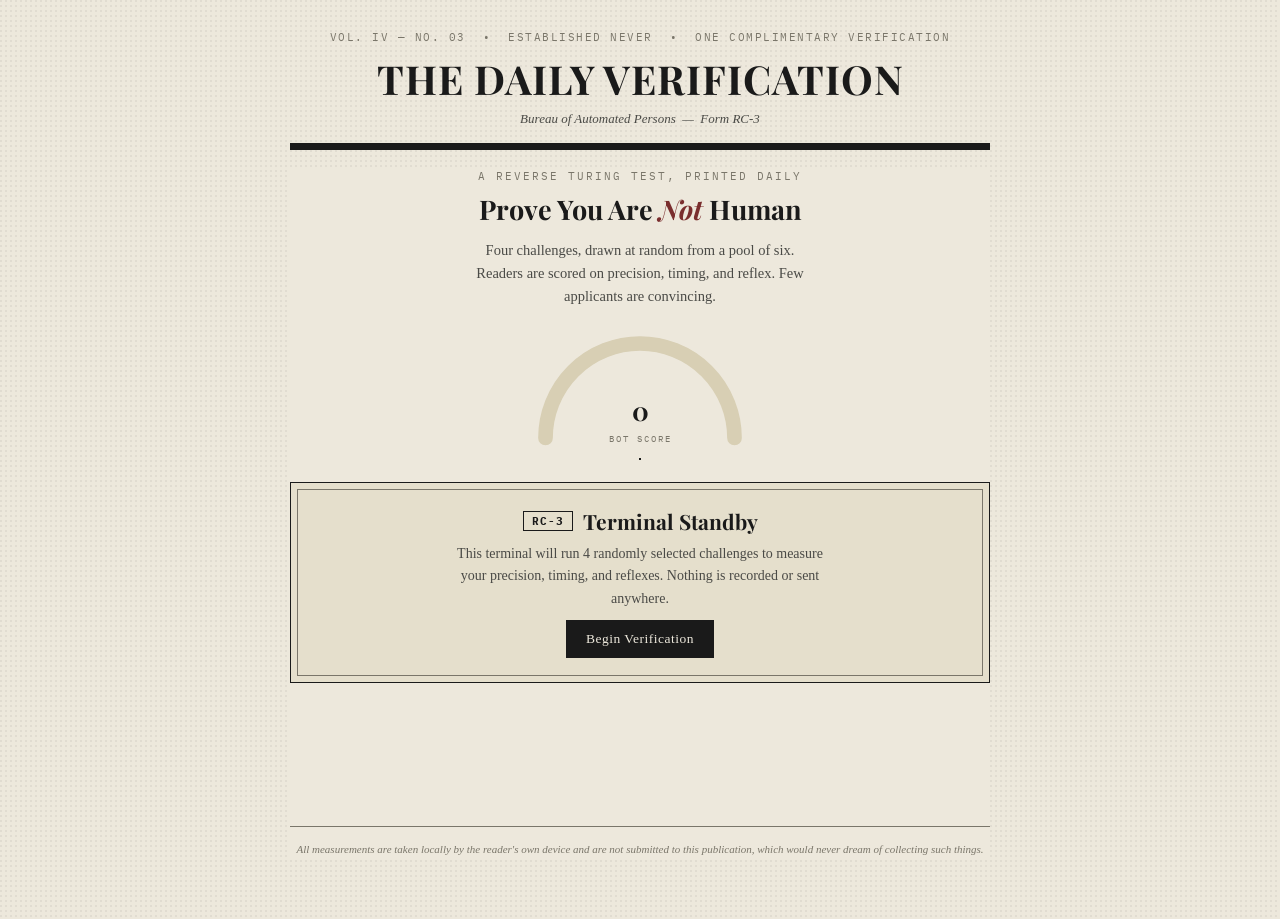
<file: index.html>
<!DOCTYPE html>
<html lang="en">
<head>
<meta charset="UTF-8">
<meta name="viewport" content="width=device-width, initial-scale=1.0">
<title>The Daily Verification — Form RC-3</title>
<link rel="preconnect" href="https://fonts.googleapis.com">
<link href="https://fonts.googleapis.com/css2?family=Playfair+Display:wght@600;700&family=Georgia&family=IBM+Plex+Mono:wght@400;500&display=swap" rel="stylesheet">
<link rel="stylesheet" href="style.css">
</head>
<body>

<div class="page">

  <div class="masthead">
    <p class="masthead-date">VOL. IV — NO. 03 &nbsp;•&nbsp; ESTABLISHED NEVER &nbsp;•&nbsp; ONE COMPLIMENTARY VERIFICATION</p>
    <h1 class="masthead-title">THE DAILY VERIFICATION</h1>
    <p class="masthead-sub">Bureau of Automated Persons &nbsp;—&nbsp; Form RC-3</p>
  </div>

  <div class="rule-thick"></div>

  <main class="sheet">

    <header class="hero">
      <p class="eyebrow">A Reverse Turing Test, Printed Daily</p>
      <h2>Prove You Are <em>Not</em> Human</h2>
      <p class="subtitle">Four challenges, drawn at random from a pool of six. Readers are scored on precision, timing, and reflex. Few applicants are convincing.</p>
    </header>

    <div class="meter-wrap">
      <div class="dial">
        <svg viewBox="0 0 200 110" id="dialSvg">
          <path d="M10,100 A90,90 0 0,1 190,100" fill="none" stroke="#D8CFB4" stroke-width="14" stroke-linecap="round"/>
          <path id="dialFill" d="M10,100 A90,90 0 0,1 190,100" fill="none" stroke="#1A1A1A" stroke-width="14" stroke-linecap="round" stroke-dasharray="283" stroke-dashoffset="283"/>
        </svg>
        <div class="dial-readout">
          <strong id="dialScore">0</strong>
          <small>BOT SCORE</small>
        </div>
      </div>
      <div class="slots" id="slots"></div>
    </div>

    <div id="app"></div>

    <footer class="fineprint">
      All measurements are taken locally by the reader's own device and are not submitted to this publication, which would never dream of collecting such things.
    </footer>

  </main>

</div>

<div class="fx-layer" id="fxLayer" aria-hidden="true"></div>

<script src="script.js"></script>
</body>
</html>
</file>
<file: style.css>
:root{
  --paper: #EDE8DC;
  --paper-dark: #E5DFCC;
  --ink: #1A1A1A;
  --ink-soft: #4A4A46;
  --ink-faint: #7A766A;
  --rule: #1A1A1A;
  --crimson: #7A2E2E;
  --navy: #2C3E50;
  --ochre: #B8860B;
  --forest: #2F4F2F;
  --font-display: 'Playfair Display', Georgia, serif;
  --font-body: Georgia, serif;
  --font-mono: 'IBM Plex Mono', monospace;
}

*{ box-sizing: border-box; }

body{
  margin:0;
  min-height:100vh;
  background:
    radial-gradient(circle at 1px 1px, rgba(0,0,0,0.05) 1px, transparent 0) 0 0/5px 5px,
    var(--paper);
  color: var(--ink);
  font-family: var(--font-body);
  padding: 24px 14px 60px;
  display:flex;
  justify-content:center;
}

.page{ width:100%; max-width: 700px; }

/* ---------------- Masthead ---------------- */
.masthead{ text-align:center; padding: 6px 0 10px; }
.masthead-date{
  font-family: var(--font-mono);
  font-size: 10.5px;
  letter-spacing: 1.5px;
  color: var(--ink-faint);
  margin: 0 0 8px;
  text-transform: uppercase;
}
.masthead-title{
  font-family: var(--font-display);
  font-weight: 700;
  font-size: 40px;
  letter-spacing: 1px;
  margin: 0 0 6px;
  color: var(--ink);
}
.masthead-sub{
  font-family: var(--font-body);
  font-style: italic;
  font-size: 13px;
  color: var(--ink-soft);
  margin: 0;
}
.rule-thick{
  height: 4px;
  background: var(--ink);
  margin: 6px 0 22px;
  box-shadow: 0 3px 0 var(--ink), 0 5px 0 transparent;
  border-bottom: 1px solid var(--ink);
}

/* ---------------- Sheet ---------------- */
.sheet{
  background: var(--card, var(--paper));
  position: relative;
}

.hero{ text-align:center; margin-bottom: 24px; }
.eyebrow{
  font-family: var(--font-mono);
  font-size: 11px;
  letter-spacing: 2px;
  text-transform: uppercase;
  color: var(--ink-faint);
  margin: 0 0 8px;
}
.hero h2{
  font-family: var(--font-display);
  font-weight: 700;
  font-size: 27px;
  margin: 0 0 12px;
  color: var(--ink);
}
.hero h2 em{ color: var(--crimson); font-style: italic; }
.subtitle{
  font-size: 14.5px;
  color: var(--ink-soft);
  max-width: 48ch;
  margin: 0 auto;
  line-height: 1.6;
}

/* ---------------- Bot score dial ---------------- */
.meter-wrap{ display:flex; flex-direction:column; align-items:center; gap: 10px; margin-bottom: 22px; }
.dial{ position:relative; width: 210px; }
.dial svg{ width:100%; display:block; }
#dialFill{ transition: stroke-dashoffset .6s ease; }
.dial-readout{ position:absolute; left:0; right:0; bottom:2px; text-align:center; }
.dial-readout strong{
  display:block;
  font-family: var(--font-display);
  font-size: 26px;
  color: var(--ink);
}
.dial-readout small{ font-family: var(--font-mono); font-size: 9px; letter-spacing: 2px; color: var(--ink-faint); }

.slots{ display:flex; gap: 0; border: 1px solid var(--ink); }
.slot{
  width: 30px; height: 28px;
  border-right: 1px dashed var(--ink-faint);
  color: var(--ink-faint);
  display:flex; align-items:center; justify-content:center;
  font-family: var(--font-mono);
  font-size: 12px;
  transition: all .25s;
}
.slot:last-child{ border-right:none; }
.slot.active{ background: var(--ink); color: var(--paper); }
.slot.done{ background: var(--forest); color: var(--paper); }

/* ---------------- Cards ---------------- */
#app{ min-height: 320px; }

.card{
  position: relative;
  background: var(--paper-dark);
  border: 1px solid var(--ink);
  padding: 24px 26px 24px;
  color: var(--ink);
  animation: pop .3s ease both;
}
.card::before{
  content:"";
  position:absolute; inset: 6px;
  border: 1px solid var(--ink-faint);
  pointer-events:none;
}
@keyframes pop{ from{ opacity:0; } to{ opacity:1; } }

.card h2{
  font-family: var(--font-display);
  font-weight: 700;
  font-size: 21px;
  margin: 0 0 8px;
  display:flex;
  align-items:center;
  gap:10px;
  color: var(--ink);
}
.card h2 .tag{
  font-family: var(--font-mono);
  font-size: 10.5px;
  border: 1px solid var(--ink);
  color: var(--ink);
  padding: 2px 8px;
  text-transform: uppercase;
  letter-spacing: 1px;
}
.card .instructions{
  font-size: 14px;
  color: var(--ink-soft);
  line-height: 1.6;
  margin: 0 0 18px;
  max-width: 56ch;
}
.card .instructions em{ color: var(--crimson); font-style: italic; }

.field-frame{
  border: 1px solid var(--ink);
  background: var(--paper);
  min-height: 190px;
  position: relative;
  display:flex;
  align-items:center;
  justify-content:center;
  overflow:hidden;
  margin-bottom: 16px;
}

.target-dot{
  position:absolute;
  width:16px; height:16px;
  border-radius:50%;
  background: var(--crimson);
  box-shadow: 0 0 0 5px rgba(122,46,46,0.15);
  cursor: crosshair;
  transform: translate(-50%,-50%);
}

.word-display{
  font-family: var(--font-display);
  font-weight:700;
  font-size: 30px;
  letter-spacing: 4px;
  color: var(--ink);
}

.track{ position:relative; width: 90%; height: 2px; background: var(--ink-faint); }
.track .node{
  position:absolute; top:50%; width:22px; height:22px;
  border-radius:50%;
  transform: translate(-50%,-50%);
  background: var(--paper);
  border: 2px solid var(--ink);
  color: var(--ink);
  font-family: var(--font-mono); font-size: 11px; font-weight:700;
  display:flex; align-items:center; justify-content:center;
}
.track .node.a{ left:0; cursor:grab; }
.track .node.b{ left:100%; border-color: var(--forest); color: var(--forest); }

.rhythm-btn{
  width: 96px; height:96px;
  border-radius:50%;
  border: 2px solid var(--ink);
  background: var(--paper);
  font-family: var(--font-display);
  font-weight:700;
  font-size: 13px;
  color: var(--ink);
  box-shadow: 0 5px 0 var(--ink-faint);
  cursor:pointer;
  transition: transform .06s;
}
.rhythm-btn:active{ transform: translateY(4px); box-shadow: 0 1px 0 var(--ink-faint); }

.stroop-word{ font-family: var(--font-display); font-weight:700; font-size: 26px; }
.stroop-options{ display:flex; gap: 10px; flex-wrap:wrap; justify-content:center; margin-top: 14px; }
.stroop-swatch{
  width: 50px; height: 50px;
  border: 2px solid var(--ink);
  cursor:pointer;
  transition: transform .1s;
}
.stroop-swatch:hover{ transform: scale(1.08); }

.pattern-grid{
  display:grid;
  grid-template-columns: repeat(3, 54px);
  grid-template-rows: repeat(3, 54px);
  gap: 8px;
}
.pattern-cell{
  background: var(--paper);
  border: 1px solid var(--ink-faint);
  cursor:pointer;
  transition: background .15s;
}
.pattern-cell.lit{ background: var(--crimson); border-color: var(--crimson); }
.pattern-cell.picked{ background: var(--forest); border-color: var(--forest); }

.status-line{
  font-family: var(--font-mono);
  font-size: 12px;
  min-height: 16px;
  color: var(--ink-soft);
  margin-bottom: 14px;
}
.status-line.readout{ color: var(--forest); font-weight:700; }

.controls{ display:flex; gap:10px; align-items:center; flex-wrap:wrap; }

.controls button, .card button{
  font-family: var(--font-body);
  font-size: 13.5px;
  letter-spacing: 0.5px;
  background: var(--ink);
  color: var(--paper);
  border: none;
  padding: 11px 20px;
  cursor: pointer;
  transition: background .15s;
}
.controls button:hover, .card button:hover{ background: #3a3a34; }
.controls button.secondary{ background: transparent; color: var(--ink); border: 1px solid var(--ink); }
button:disabled{ opacity:0.4; cursor:not-allowed; }

input[type="text"]{
  font-family: var(--font-mono);
  font-size: 15px;
  padding: 9px 12px;
  border: 1px solid var(--ink);
  background: var(--paper);
  color: var(--ink);
  width: 200px;
}
input[type="text"]:focus{ outline: none; box-shadow: 0 0 0 2px var(--ink-faint); }

/* ---------------- Result ---------------- */
.result{ text-align:center; }
.result .tier{
  font-family: var(--font-display);
  font-weight:700;
  font-size: 26px;
  margin: 10px 0 6px;
  color: var(--crimson);
}
.stat-row{ display:flex; gap: 12px; justify-content:center; flex-wrap:wrap; margin: 18px 0; }
.stat-chip{
  border: 1px solid var(--ink);
  padding: 8px 14px;
  font-family: var(--font-mono);
  font-size: 11px;
  color: var(--ink-soft);
}
.stat-chip strong{ display:block; font-family: var(--font-display); font-weight:700; font-size: 17px; color: var(--ink); }

/* ---------------- Confetti ---------------- */
.fx-layer{ position: fixed; inset:0; pointer-events:none; overflow:hidden; z-index:40; }
.confetti{
  position:absolute;
  top:-10px;
  width: 8px; height: 12px;
  opacity: .85;
  animation: fall linear forwards;
}
@keyframes fall{ to{ transform: translateY(110vh) rotate(400deg); opacity:.3; } }

.fineprint{
  margin-top: 24px;
  text-align:center;
  font-size: 11px;
  font-style: italic;
  line-height:1.6;
  color: var(--ink-faint);
  border-top: 1px solid var(--ink-faint);
  padding-top: 14px;
}

@media (max-width: 520px){
  .masthead-title{ font-size: 28px; }
  .card{ padding: 18px 16px; }
  .word-display{ font-size: 24px; letter-spacing:3px; }
  .pattern-grid{ grid-template-columns: repeat(3, 46px); grid-template-rows: repeat(3, 46px); }
}

@media (prefers-reduced-motion: reduce){
  *{ animation-duration: 0.01ms !important; transition-duration: 0.01ms !important; }
}
</file>
